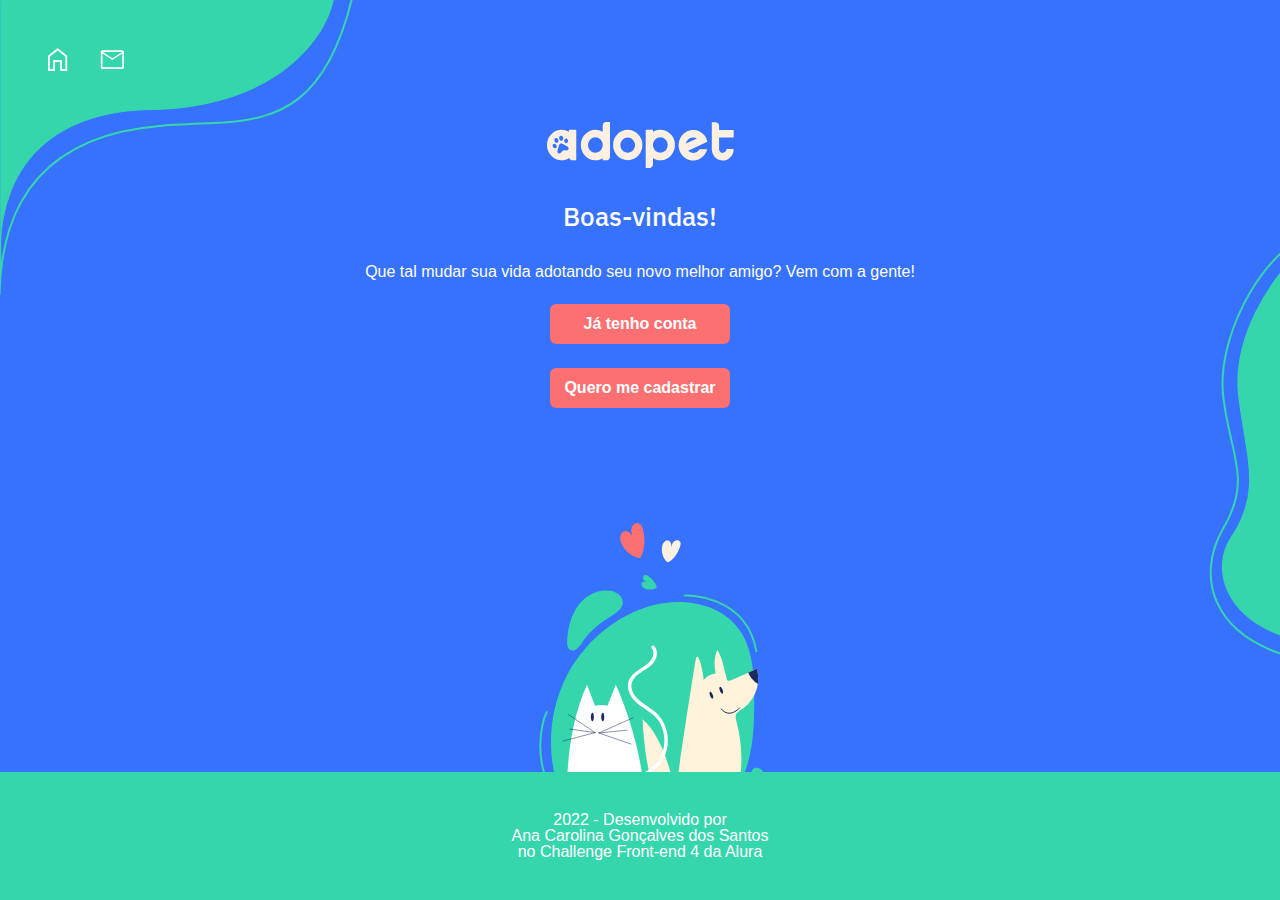
<file: index.html>
<!DOCTYPE html>
<html lang="PT-BR">
<head>
    <meta charset="UTF-8">
    <meta http-equiv="X-UA-Compatible" content="IE=edge">
    <meta name="viewport" content="width=device-width, initial-scale=1.0">
    <title>AdoPet</title>
    <link rel="stylesheet" href="reset.css">
    <link rel="preconnect" href="https://fonts.googleapis.com">
    <link rel="preconnect" href="https://fonts.gstatic.com" crossorigin>
    <link href="https://fonts.googleapis.com/css2?family=IBM+Plex+Sans:wght@500&family=Inter:wght@400;700;900&
    family=Poppins:wght@400;600&display=swap" rel="stylesheet">
    <link rel="stylesheet" href="principal.css">
</head>
<body>
        <header class="cabecalho">
            <nav class="cabecalho__nav">
                <a href="#"><img src="img/Casa.svg" alt="Página inicial" class="cabecalho__imagem"></a>
                <a href="tela_mensagem/tela_mensagem.html"><img src="img/Mensagens.svg" alt="Caixa de mensagens" class="cabecalho__imagem"></a>
            </nav>
        </header>
    
    <main class="conteudo">
        <img src="img/Logo.svg" alt="Logo da Adopet" class="conteudo__logo">
        <h1 class="conteudo__titulo">Boas-vindas!</h1>
        <p class="conteudo__texto">Que tal mudar sua vida adotando seu novo melhor amigo? Vem com a gente!</p>
        <a href="tela_login/tela_login.html" class="conteudo__link">Já tenho conta</a>
        <a href="cadastro.html" class="conteudo__link">Quero me cadastrar</a>
    </main>

    <footer class="rodape">
        <p class="rodape__texto">2022 - Desenvolvido por </p>
        <p class="rodape__texto">Ana Carolina Gonçalves dos Santos</p>
        <p class="rodape__texto">no Challenge Front-end 4 da Alura</p>
    </footer>

</body>
</body>
</html>
</file>
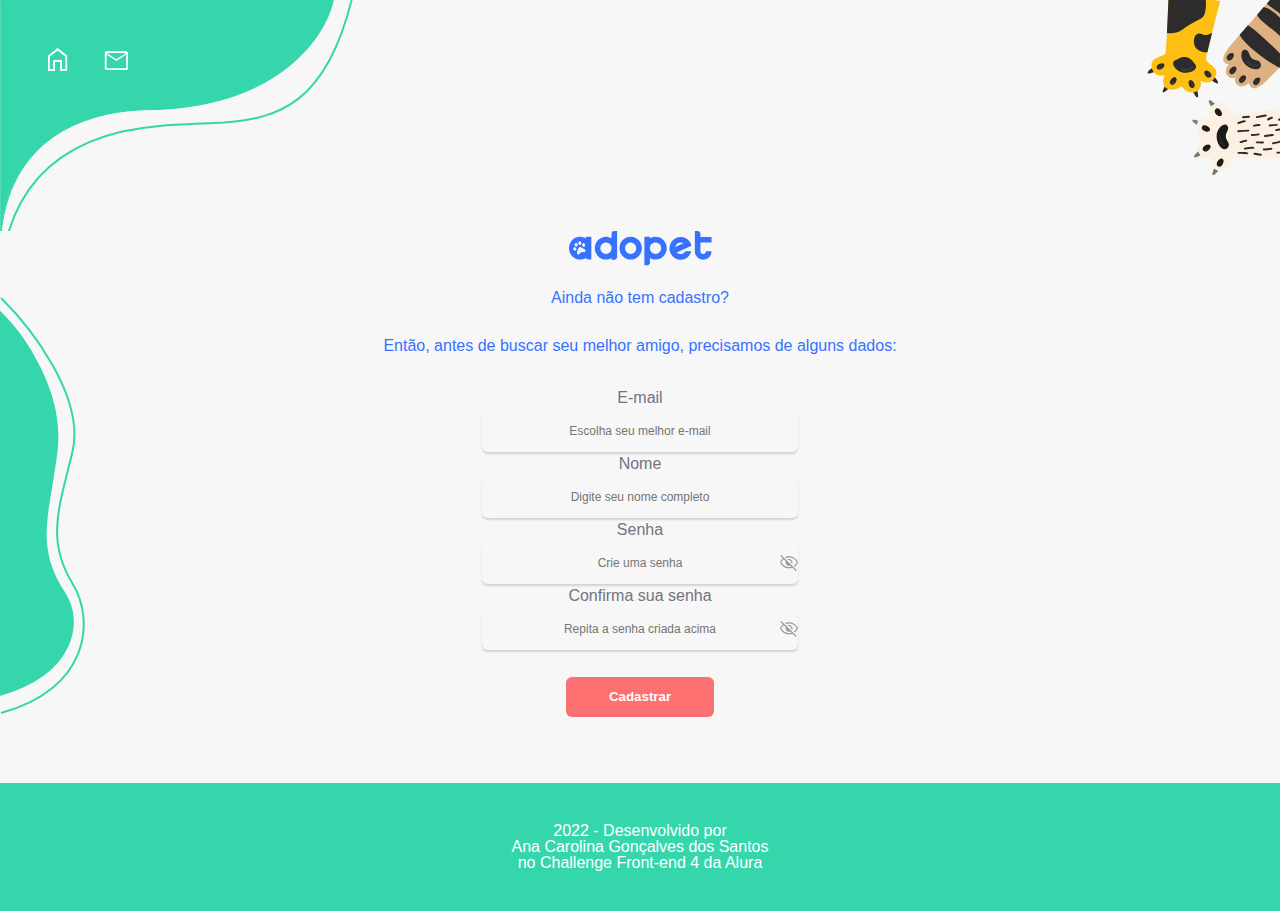
<file: cadastro.html>
<!DOCTYPE html>
<html lang="PT-BR">
<head>
    <meta charset="UTF-8">
    <meta http-equiv="X-UA-Compatible" content="IE=edge">
    <meta name="viewport" content="width=device-width, initial-scale=1.0">
    <link rel="stylesheet" href="reset.css">
    <link rel="stylesheet" href="cadastro.css">
    <title>Cadastro de Usuário</title>
</head>
<body class="bg-cinza-fundos">

    <header class="cabecalho__cadastro"> <!--em todas as páginas que tem esse cabeçalho vou ter que sempre colocar?-->
        <a href="index.html"><img src="img/Casa.svg" alt="Página inicial" class="cabecalho__imagem"></a>
        <a href="tela_mensagem/tela_mensagem.html"><img src="img/Mensagens.svg" alt="Caixa de mensagens" class="cabecalho__imagem"></a>
    </header>

    <main class="conteudo">
        <img src="img/Logo azul.svg" alt="Logo da Adopet" class="conteudo__logo">
        <p class="conteudo__texto_cadastro">Ainda não tem cadastro?</p> 
        <p class="conteudo__texto_cadastro">Então, antes de buscar seu melhor amigo, precisamos de alguns dados:</p>

        <form action="" class="conteudo__formulario">

            <label for="email" class="conteudo__formulario-label">E-mail</label>
            <input type="email" id="email" placeholder="Escolha seu melhor e-mail" class="conteudo__formulario-input">

            <label for="nome" class="conteudo__formulario-label">Nome</label>
            <input type="text" id="nome" placeholder="Digite seu nome completo" class="conteudo__formulario-input">

            <label for="senha" class="conteudo__formulario-label">Senha</label>
            <input type="password" id="senha" placeholder="Crie uma senha" 
            class="conteudo__formulario-input formulario-input-senha">

            <label for="confirmar_senha" class="conteudo__formulario-label">Confirma sua senha</label>
            <input type="password" id="confirmar_senha" placeholder="Repita a senha criada acima" 
            class="conteudo__formulario-input formulario-input-senha">

            <input type="button" value="Cadastrar" class="conteudo__formulario-botao">
        </form>
        
    </main>

    <footer class="rodape">
        <p class="rodape__texto">2022 - Desenvolvido por </p>
        <p class="rodape__texto">Ana Carolina Gonçalves dos Santos</p>
        <p class="rodape__texto">no Challenge Front-end 4 da Alura</p>
    </footer>
</body>
</html>
</file>
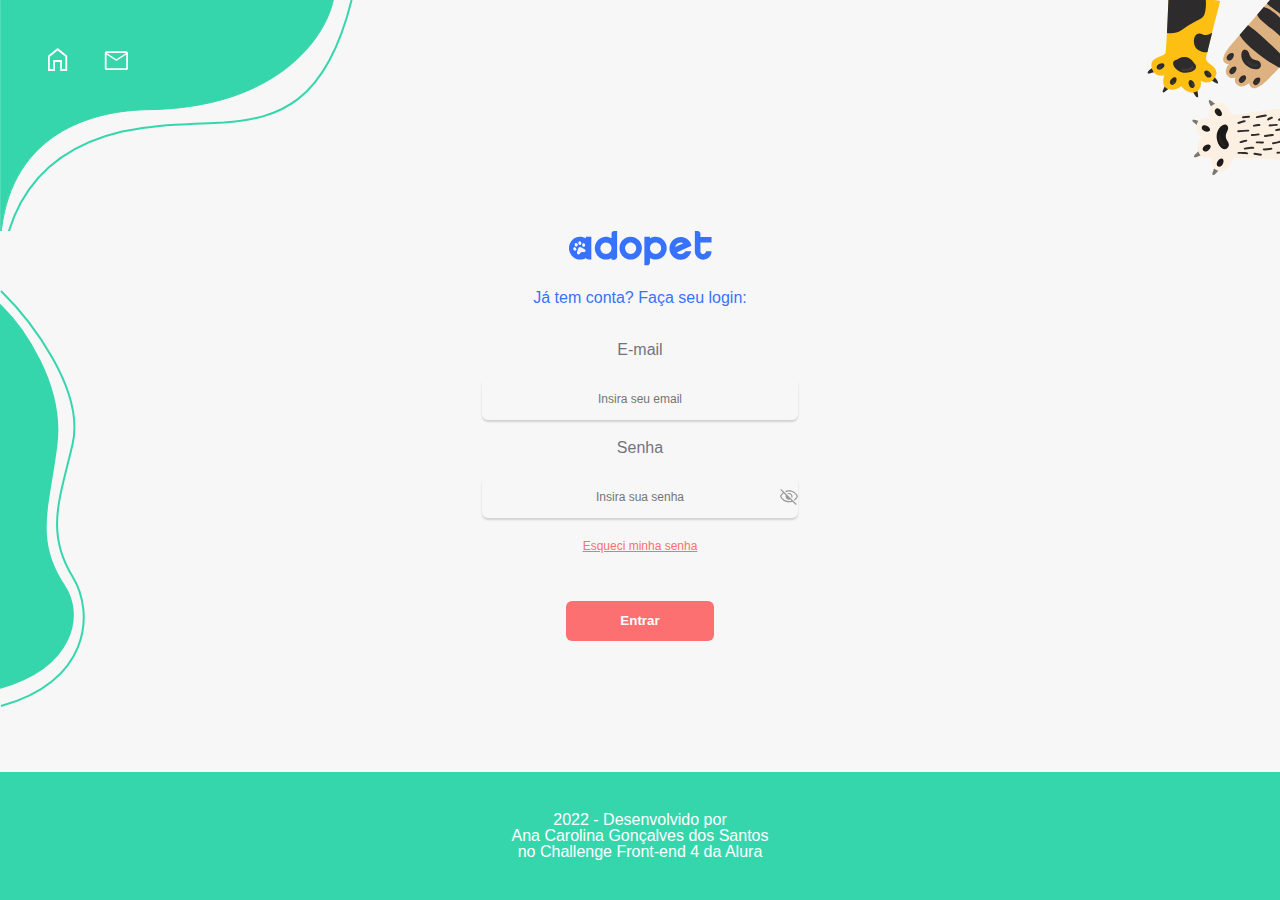
<file: tela_login/tela_login.html>
<!DOCTYPE html>
<html lang="PT-BR">
<head>
    <meta charset="UTF-8">
    <meta http-equiv="X-UA-Compatible" content="IE=edge">
    <meta name="viewport" content="width=device-width, initial-scale=1.0">
    <link rel="stylesheet" href="../reset.css">
    <link rel="stylesheet" href="tela_login.css">
    <title>Login</title>

</head>
<body class="tela_login">

    <header class="cabecalho__login"> <!--em todas as páginas que tem esse cabeçalho vou ter que sempre colocar?-->
        <a href="../index.html"><img src="../img/Casa.svg" alt="Página inicial" class="cabecalho__imagem"></a>
        <a href="../tela_mensagem/tela_mensagem.html"><img src="../img/Mensagens.svg" alt="Caixa de mensagens" class="cabecalho__imagem"></a>
    </header>

    <main class="conteudo">
        <img src="../img/Logo azul.svg" alt="Logo da Adopet" class="conteudo__logo">
        <p class="conteudo__texto_login">Já tem conta? Faça seu login:</p> 

        <form action="" class="conteudo__login">

            <label for="email" class="conteudo__login-label">E-mail</label>
            <input type="email" id="email" placeholder="Insira seu email" class="conteudo__login-input">

            <label for="senha" class="conteudo__login-label">Senha</label>
            <input type="password" id="senha" placeholder="Insira sua senha" 
            class="conteudo__login-input login-input-senha">

            <a href="#" class="conteudo__login-esqueceu-senha">Esqueci minha senha</a>

            <input type="button" value="Entrar" class="conteudo__login-botao">
        </form>

    </main>

    
    <footer class="rodape">
        <p class="rodape__texto">2022 - Desenvolvido por </p>
        <p class="rodape__texto">Ana Carolina Gonçalves dos Santos</p>
        <p class="rodape__texto">no Challenge Front-end 4 da Alura</p>
    </footer>

</head>
<body>
    
</body>
</html>
</file>
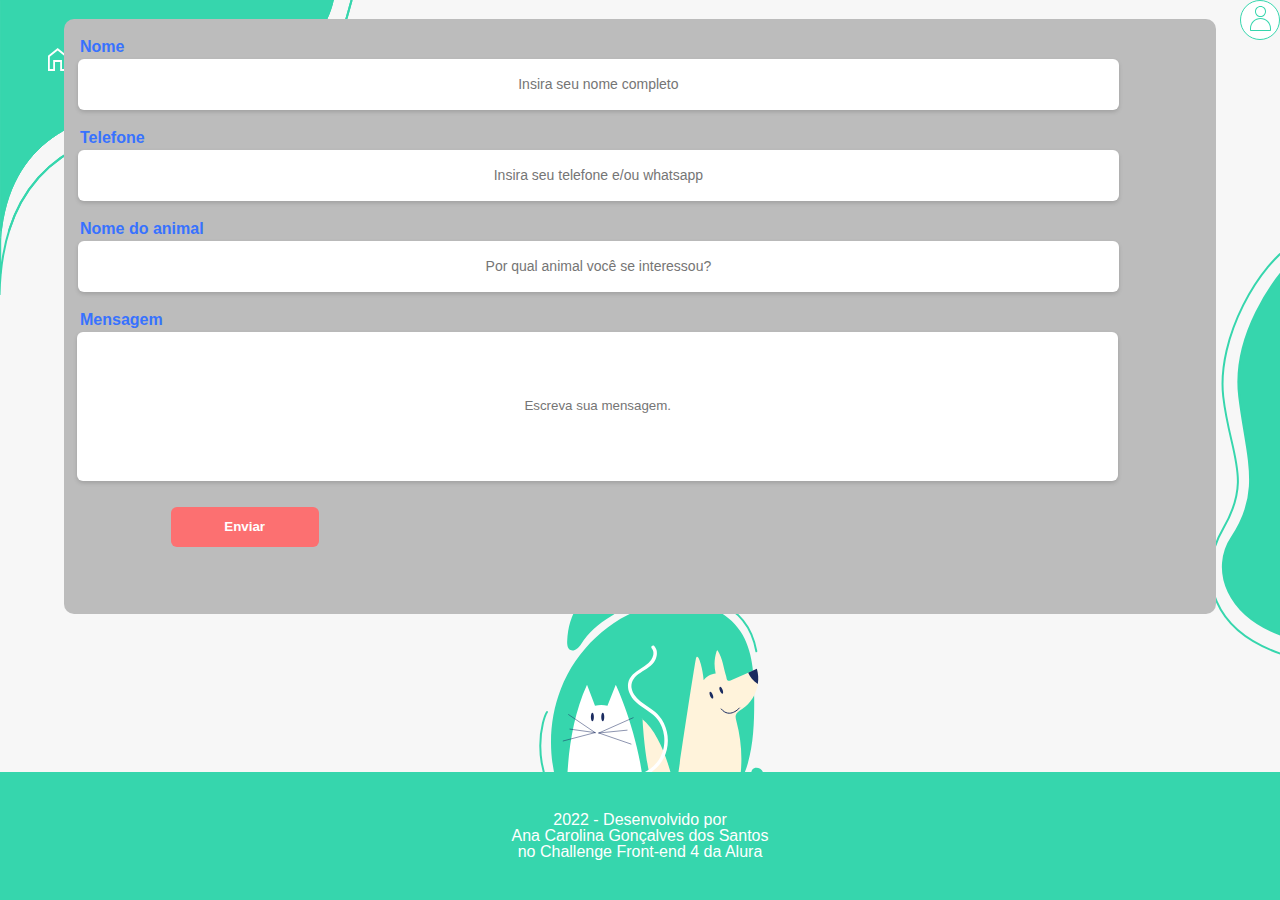
<file: tela_mensagem/tela_mensagem.html>
<!DOCTYPE html>
<html lang="PT-BR">
<head>
    <meta charset="UTF-8">
    <meta http-equiv="X-UA-Compatible" content="IE=edge">
    <meta name="viewport" content="width=device-width, initial-scale=1.0">
    <link rel="stylesheet" href="../reset.css">
    <link rel="stylesheet" href="tela_mensagem.css">
    <title>Mensagem</title>
</head>

<body class="tela_mensagem">

    <header class="cabecalho__mensagem"> <!--em todas as páginas que tem esse cabeçalho vou ter que sempre colocar?-->
        <a href="../index.html"><img src="../img/Casa.svg" alt="Página inicial" class="cabecalho__imagem"></a>
        <a href="../tela_mensagem/tela_mensagem.html"><img src="../img/Mensagens.svg" alt="Caixa de mensagens" 
            class="cabecalho__imagem"></a>
    </header>
    
    <main class="conteudo">
        <p class="conteudo__texto_mensagem">Envie uma mensagem para a pessoa ou instituição que está cuidando do animal:</p> 

        <form class="conteudo__deixar-mensagem">
            <label for="nome" class="conteudo__mensagem-label">Nome</label>
            <input type="text" id="nome" placeholder="Insira seu nome completo" class="conteudo__mensagem-input">

            <label for="telefone" class="conteudo__mensagem-label">Telefone</label>
            <input type="tel" id="telefone" placeholder="Insira seu telefone e/ou whatsapp" class="conteudo__mensagem-input">

            <label for="nome_animal" class="conteudo__mensagem-label">Nome do animal</label>
            <input type="text" id="nome_animal" placeholder="Por qual animal você se interessou?" class="conteudo__mensagem-input">

            <label for="mensagem" class="conteudo__mensagem-label">Mensagem</label>
            <input type="text" id="mensagem" placeholder="Escreva sua mensagem." class="conteudo__mensagem-input-mensagem">

            <input type="button" value="Enviar" class="conteudo__mensagem-botao">
        </form>
    </main>


<!--não esta saindo os cachorrinhos e fundo e nem a parte lateral direita, tem que arrumar os espaçamentos-->



    <footer class="rodape">
        <p class="rodape__texto">2022 - Desenvolvido por </p>
        <p class="rodape__texto">Ana Carolina Gonçalves dos Santos</p>
        <p class="rodape__texto">no Challenge Front-end 4 da Alura</p>
    </footer>
</body>
</html>
</file>
<file: principal.css>
@import url(header.css);
@import url(rodape.css);

:root{
    --white: #FFFFFF;
    --azul:  #3772FF;
    --verde: #36D6AD;
    --coral: #FC7071;
    --creme: #FCF0E3;
    --cinza: #737380;
    --cinza-claro: #BCBCBC;
    --cinza-claro-fundos: #F7F7F7;

    --font-main: "Poppins", sans-serif;
    --font-secundary: "IBM Plex Sans", sans-serif;
}

body{
    color: var(--white);
    font-family: var(--font-main);
    font-weight: 400;
    font-size: 16px;

    background-image: 
        url("img/Forma\ 2\ lateral.svg"),
        url("img/Forma\ 1\ cabecalho.svg"),
        url("img/Ilustração\ 1.svg");
    background-repeat: no-repeat;
    background-position: right center, left top, bottom 4em center;
    min-height: 100vh;
    display: flex;
    flex-direction: column;

    background-color: var(--azul);/*esse é pra deixar?*/
    
}

main{
    flex: 1 1 auto;
    margin-top: 3rem auto;
    /* margin-bottom: 319px; mas quero colocar flex-grow: 1; */
}

.conteudo{
    display: flex;
    flex-direction: column;
    align-items: center;
    gap: 1.5rem;/*controla explicitamente o espaço entre os itens flexíveis. Aplica-se esse espaçamento apenas entre 
    os itens e não nas bordas externas.*/
    text-align: center;

}

.conteudo__titulo{
    font-family: var(--font-secundary);
    font-style: normal;
    font-size: 1.63em;
    font-weight: 500;
    line-height: 48px;
}

.conteudo__link{
    background: var(--coral);
    border-radius: 6px;
    text-decoration: none;
    width: 180px;
    height: 40px;
    display: flex;
    justify-content: center;
    align-items: center;

    color: var(--white);
    font-weight: 600;
    line-height: 24px;
}
</file>
<file: cadastro.css>
@import url(principal.css);

.bg-cinza-fundos{
    background-image: url("img/Forma\ 2\ esquerdo.svg");
    background-repeat: no-repeat;
    background-position: left 60%;/* center left essa imagem n esta ficando no centro esquedo e a do cabeçalho esta 
    aparecendo cortada o canto esquerto inferior*/
    background-color: var(--cinza-claro-fundos);
    /*display: flex;
    flex-direction: column;*/ /*ja tem no principal preciso deixar aqui?*/
}

.cabecalho__cadastro{
    background-image:  url("img/Patas.svg"), url("img/Forma\ 1\ cabecalho.svg");/*pq ainda tenho que deixar a imagem do
    cabeçalho sendo que tem na página principal? e a patinhas dos cachorros não estão bem em cima do verde*/
    background-repeat: no-repeat;
    background-position:  top right, top left;
    height: 15vh; /*quanto mais almento aqui mais a logo vai pra baixo*/
    padding: 3em;/*precisa deixar o padding?*/
}

.conteudo{
    display: flex;/*ja tem no principal preciso deixar aqui?*/
    flex-direction: column;
    align-items: center;
    gap: 1.5rem;
    text-align: center;

}

.conteudo__texto_cadastro{
    color: var(--azul);
    font-weight: 400;

    padding-bottom: 0.5em;/*não esta dando diferença sem ele, sera que é pq tem o gap no principal?*/
}

.conteudo__formulario{
    display: flex;
    flex-direction: column;
    align-items: center;

    font-family: var(--font-main);
    font-weight: 400;
    font-size: 1em;
    line-height: 24px;
}

.conteudo__formulario-label{
    color: var(--cinza);
}

.conteudo__formulario-input{
    font-size: 0.75em;
    line-height: 16px;
    color: var(--cinza-claro);
    text-align: center;

    background: var(--cinza-claro-fundos);
    box-shadow: 0px 2px 2px rgba(0, 0, 0, 0.15);
    border-radius: 6px;
    border: none;
    width: 312px;
    height: 40px;
}

.formulario-input-senha{
    background-image: url("img/mostra_senha.svg");
    background-repeat: no-repeat;
    background-position: right;/*precisa ficar um pouco afastado das bordas*/

}

.conteudo__formulario-botao{
    background: var(--coral);
    border-radius: 6px;
    border: none;
    width: 148px;
    height: 40px;
    margin: 2em 0 5em;

    color: var(--white);
    font-weight: 600;
    line-height: 24px;
}
</file>
<file: tela_login/tela_login.css>
@import url(../principal.css);

.tela_login{
    background-image: url("../img/Forma\ 2\ esquerdo.svg");
    background-repeat: no-repeat;
    background-position: left 60%;/* center left essa imagem n esta ficando no centro esquedo e a do cabeçalho esta 
    aparecendo cortada o canto esquerto inferior*/
    background-color: var(--cinza-claro-fundos);
    /*display: flex;
    flex-direction: column;*/ /*ja tem no principal preciso deixar aqui?*/
}

.cabecalho__login{
    background-image:  url("../img/Patas.svg"), url("../img/Forma\ 1\ cabecalho.svg");/*pq ainda tenho que deixar a imagem do
    cabeçalho sendo que tem na página principal? e a patinhas dos cachorros não estão bem em cima do verde*/
    background-repeat: no-repeat;
    background-position:  top right, top left;
    height: 15vh; /*quanto mais almento aqui mais a logo vai pra baixo*/
    padding: 3em;/*precisa deixar o padding?*/
}

.conteudo{
    display: flex;/*ja tem no principal preciso deixar aqui?*/
    flex-direction: column;
    align-items: center;
    gap: 1.5rem;
    text-align: center;
}

.conteudo__texto_login{
    color: var(--azul);
    font-weight: 400;

    padding-bottom: 0.5em;/*não esta dando diferença sem ele, sera que é pq tem o gap no principal?*/
}

.conteudo__login{
    display: flex;
    flex-direction: column;
    align-items: center;
    gap: 1em;/*espaçamento no fomrulario*/

    font-family: var(--font-main);
    font-weight: 400;
    font-size: 1em;
    line-height: 24px;
}

.conteudo__login-label{
    color: var(--cinza);
}

.conteudo__login-input{
    font-size: 0.75em;
    line-height: 16px;
    color: var(--cinza-claro);
    text-align: center;

    background: var(--cinza-claro-fundos);
    box-shadow: 0px 2px 2px rgba(0, 0, 0, 0.15);
    border-radius: 6px;
    border: none;
    width: 312px;
    height: 40px;
}

.login-input-senha{
    background-image: url("../img/mostra_senha.svg");
    background-repeat: no-repeat;
    background-position: right;/*precisa ficar um pouco afastado das bordas*/
}

.conteudo__login-esqueceu-senha{
    font-style: normal;
    font-weight: 400;
    font-size: 0.75em;
    line-height: 24px;
    color: var(--coral);
}

.conteudo__login-botao{
    background: var(--coral);
    border-radius: 6px;
    border: none;
    width: 148px;
    height: 40px;
    margin: 2em 0 5em;

    color: var(--white);
    font-weight: 600;
    line-height: 24px;
}
</file>
<file: tela_mensagem/tela_mensagem.css>
@import url(../principal.css);

.tela_mensagem{
    background-color: var(--cinza-claro-fundos);
}

.cabecalho__mensagem{
    background-image:  url("../img/foto_usuario_preencher.svg"), url("../img/Forma\ 1\ cabecalho.svg");/*pq ainda tenho que deixar a imagem do
    cabeçalho sendo que tem na página principal? e a patinhas dos cachorros não estão bem em cima do verde*/
    background-repeat: no-repeat;
    background-position:  top right, top left;
    height: 15vh; /*quanto mais almento aqui mais a logo vai pra baixo*/
    padding: 3em;/*precisa deixar o padding?*/
}

.conteudo{
    display: flex;/*ja tem no principal preciso deixar aqui?*/
    flex-direction: column;
    align-items: center;
    gap: 1rem;
    text-align: center;
}

.conteudo__texto_mensagem{/*como fazer pro texto subir*/
    font-family: var(--font-main);
    font-style: normal;
    line-height: 20px;
    color: var(--azul);
    width: 50%;
    margin-bottom: 0.5em;
    margin-top: -20%;/*outra maneira que não seja negativo*/
}

.conteudo__deixar-mensagem{
    display: flex;
    flex-direction: column;
    align-items: flex-start;

    font-family: var(--font-main);
    font-weight: 400;
    font-size: 1em;
    line-height: 24px;

    background: var(--cinza-claro);
    border-radius: 10px;

    margin-bottom: 1em;
    width: 90%;
}

.conteudo__mensagem-label{
    color: var(--azul);
    font-weight: 600;
    line-height: 24px;
    margin: 1em 0 0 1em;

}

.conteudo__mensagem-input{
    font-size: 0.875em;
    line-height: 24px;
    width: 90%;
    text-align: center;
    margin-left: 1em;

    background: var(--white);
    mix-blend-mode: normal;
    box-shadow: 0px 2px 4px rgba(0, 0, 0, 0.15);
    border-radius: 6px;
    border: none;
    line-height: 3.5em;
}

.conteudo__mensagem-input-mensagem{
    line-height: 11em;
    width: 90%;
    text-align: center;
    margin-left: 1em;

    background: var(--white);
    mix-blend-mode: normal;
    box-shadow: 0px 2px 4px rgba(0, 0, 0, 0.15);
    border-radius: 6px;
    border: none;
}

.conteudo__mensagem-botao{
    background: var(--coral);
    border-radius: 6px;
    border: none;
    width: 148px;
    height: 40px;
    margin: 2em 0 5em;

    color: var(--white);
    font-weight: 600;
    line-height: 24px;

    margin-left: 8em;
}
</file>
